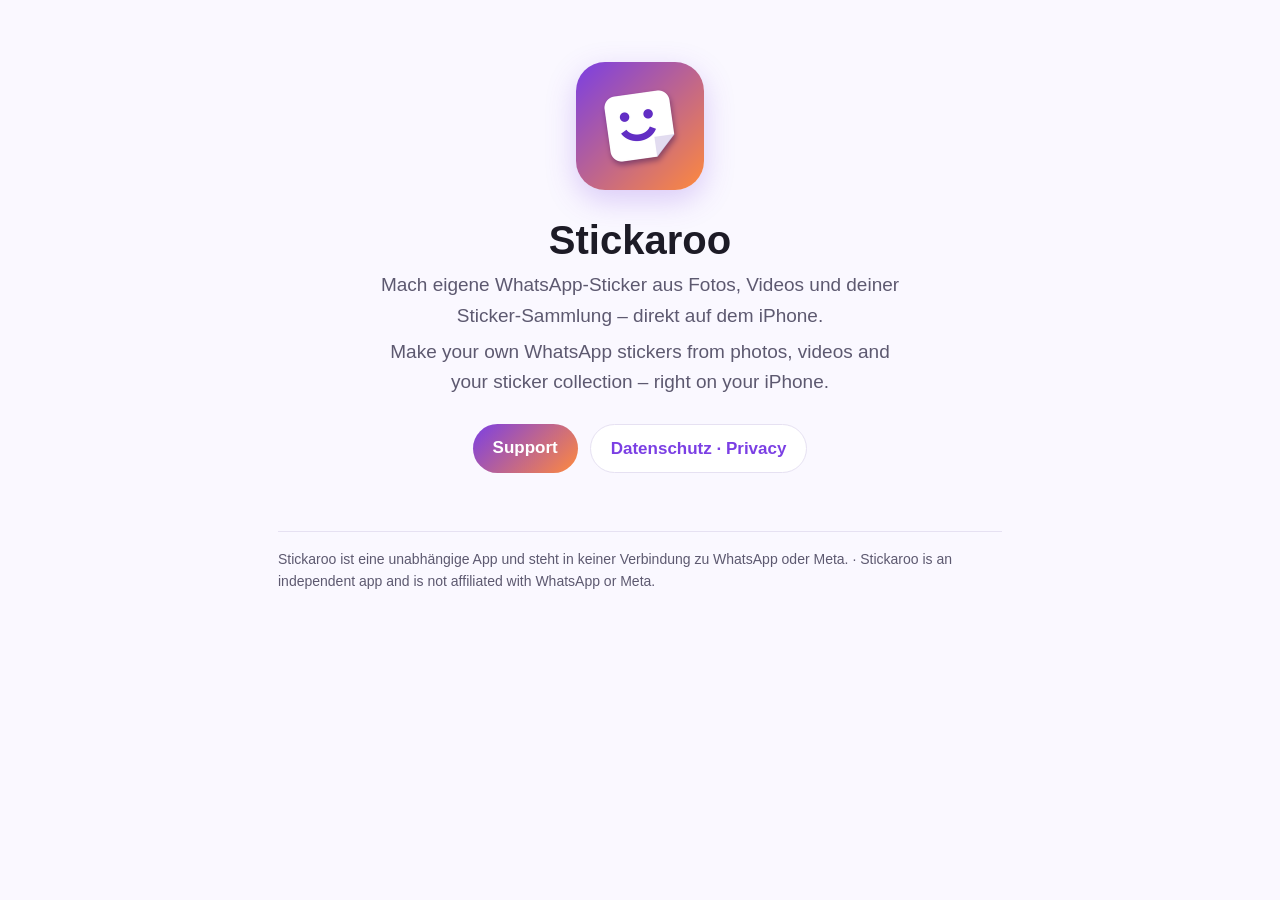
<file: index.html>
<!doctype html>
<html lang="de">
<head>
  <meta charset="utf-8">
  <meta name="viewport" content="width=device-width, initial-scale=1">
  <title>Stickaroo – Sticker für WhatsApp</title>
  <meta name="description" content="Stickaroo macht WhatsApp-Sticker aus Fotos, Videos und deiner Sticker-Sammlung – direkt auf dem iPhone.">
  <link rel="icon" href="icon.png">
  <link rel="stylesheet" href="style.css">
</head>
<body>
<main>
  <div class="hero">
    <img src="icon.png" alt="Stickaroo-App-Icon">
    <h1>Stickaroo</h1>
    <p>Mach eigene WhatsApp-Sticker aus Fotos, Videos und deiner Sticker-Sammlung – direkt auf dem iPhone.</p>
    <p lang="en">Make your own WhatsApp stickers from photos, videos and your sticker collection – right on your iPhone.</p>
    <div class="buttons">
      <a class="button" href="support.html">Support</a>
      <a class="button secondary" href="privacy.html">Datenschutz · Privacy</a>
    </div>
  </div>
  <footer>
    Stickaroo ist eine unabhängige App und steht in keiner Verbindung zu WhatsApp oder Meta.
    · Stickaroo is an independent app and is not affiliated with WhatsApp or Meta.
  </footer>
</main>
</body>
</html>
</file>
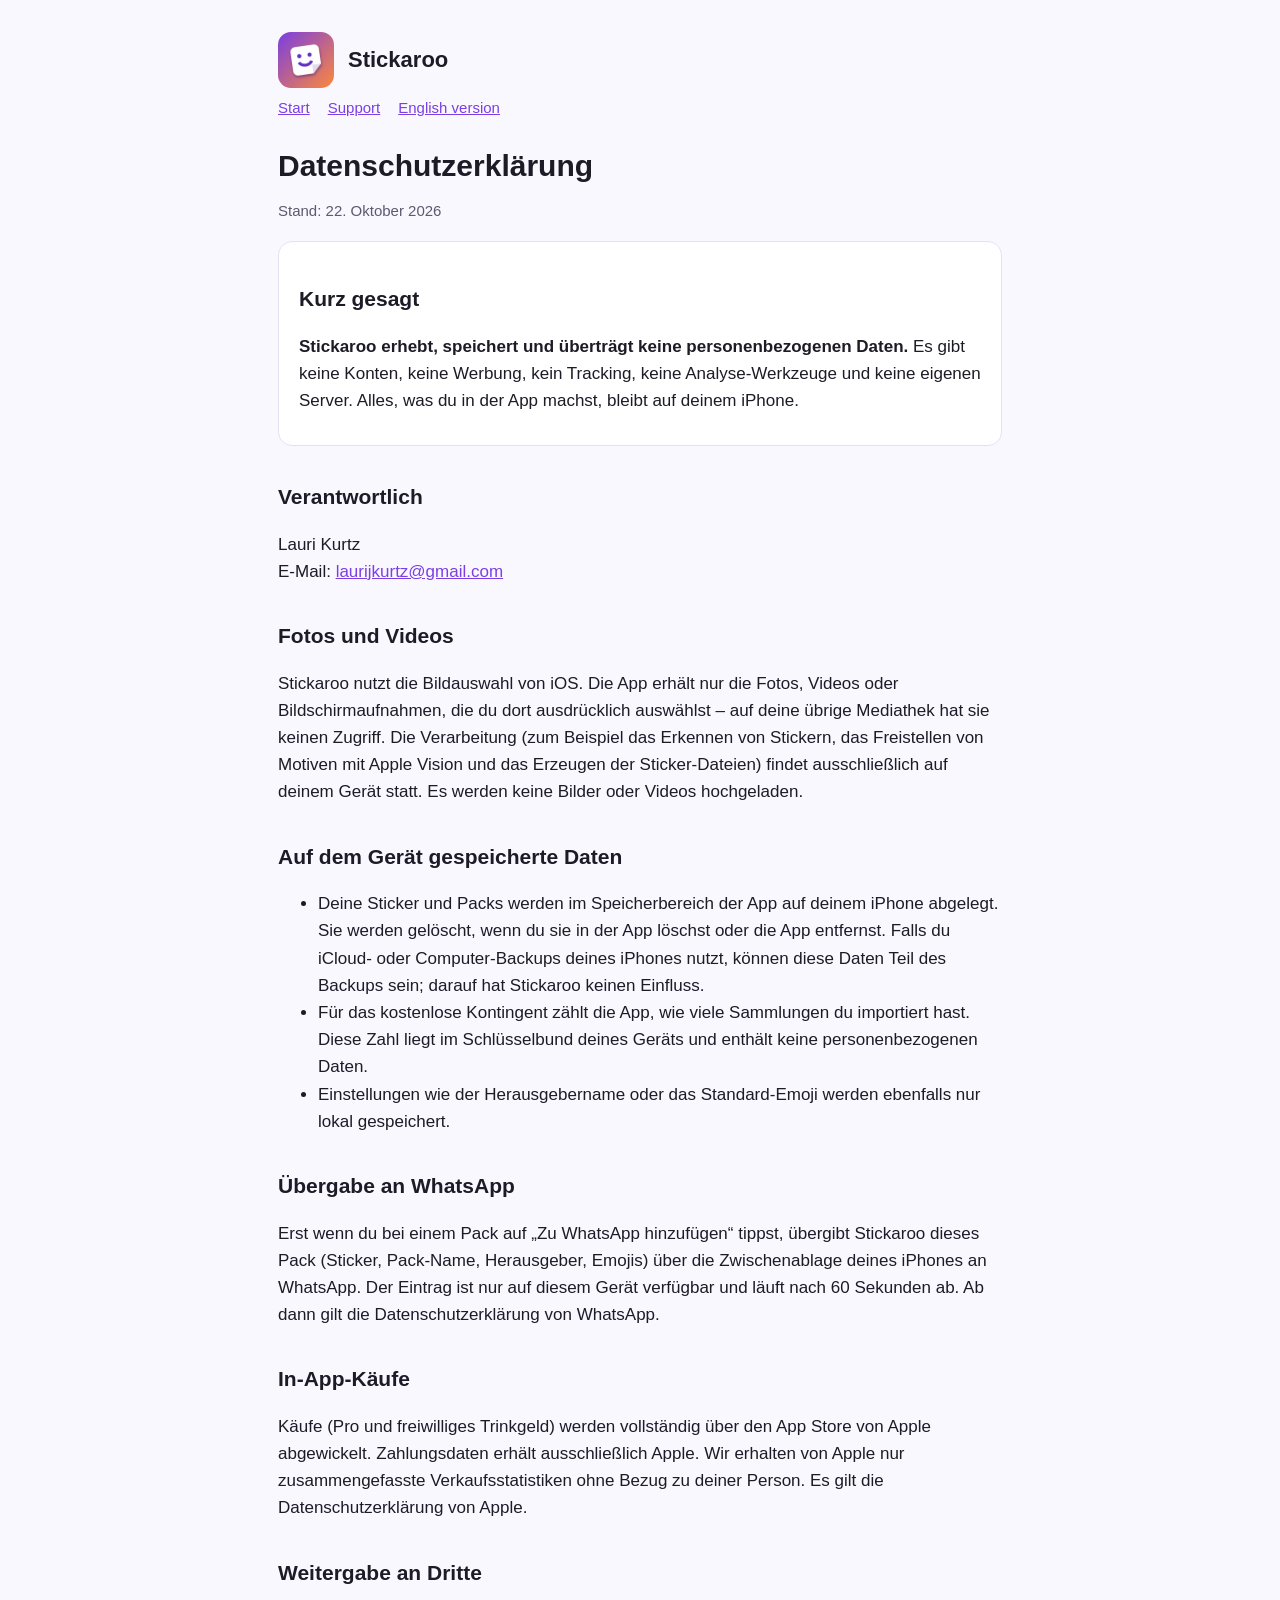
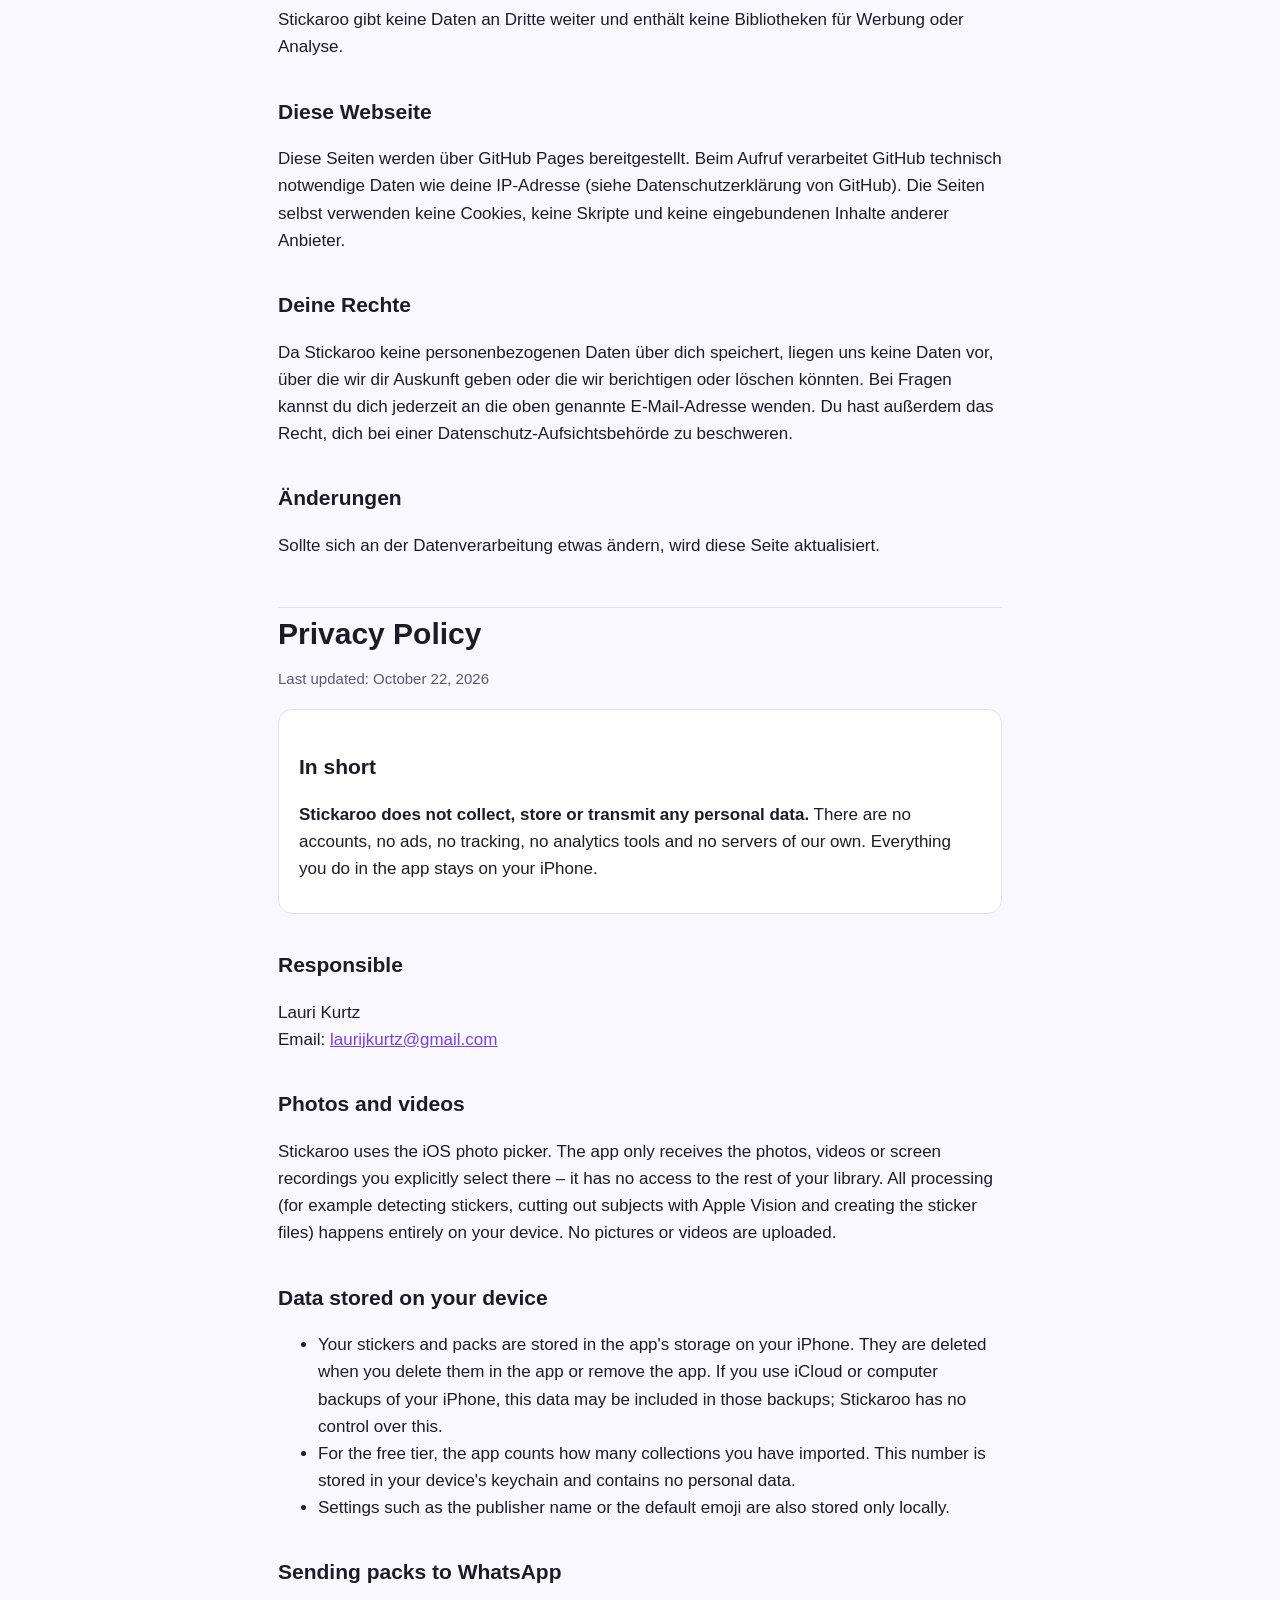
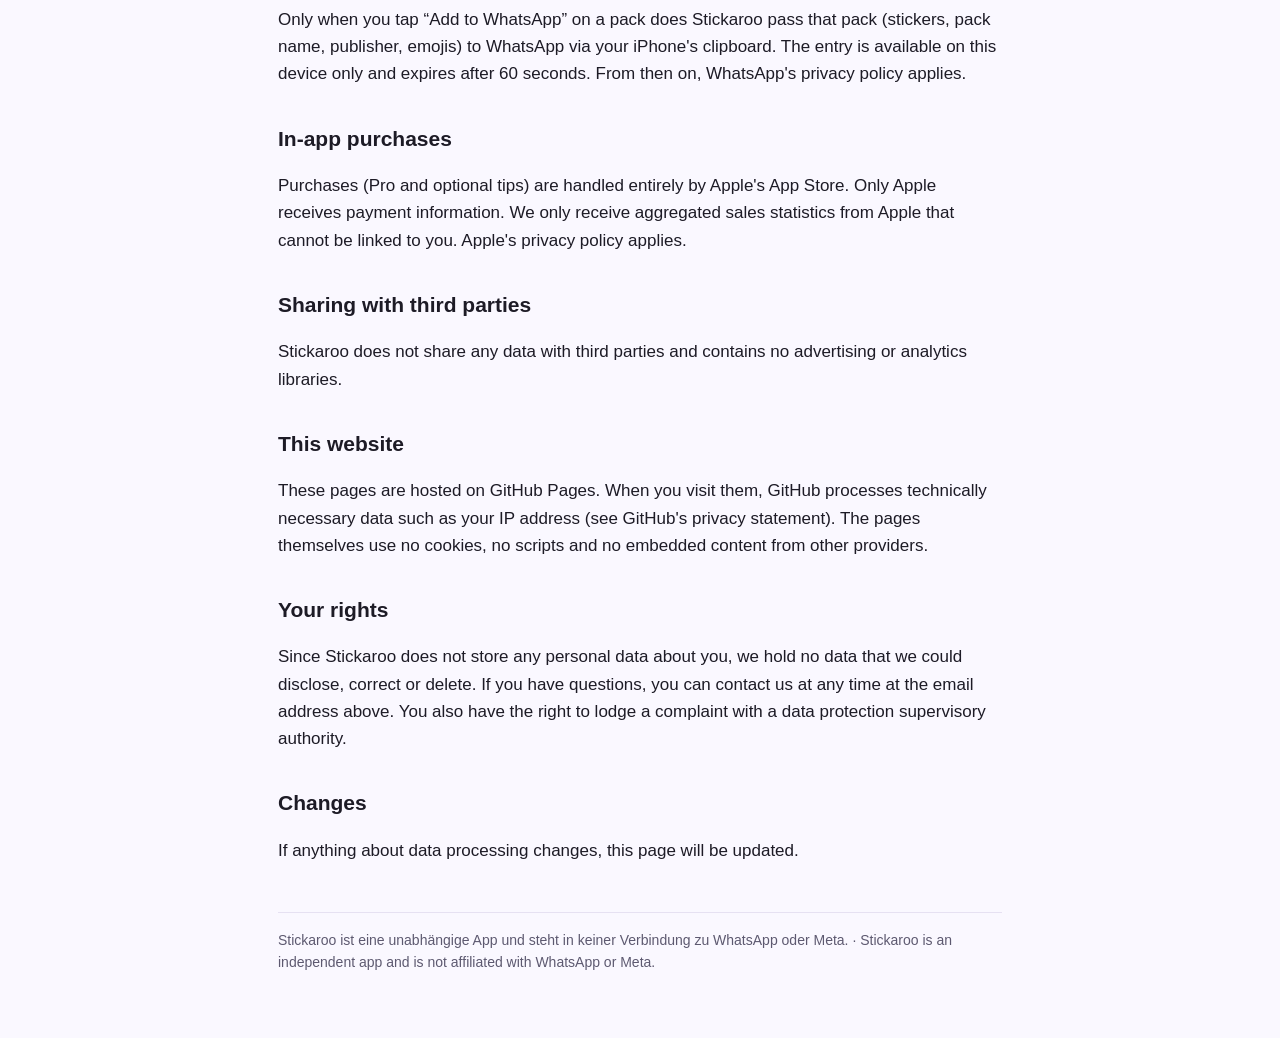
<file: privacy.html>
<!doctype html>
<html lang="de">
<head>
  <meta charset="utf-8">
  <meta name="viewport" content="width=device-width, initial-scale=1">
  <title>Datenschutz · Privacy – Stickaroo</title>
  <link rel="icon" href="icon.png">
  <link rel="stylesheet" href="style.css">
</head>
<body>
<main>
  <header><img src="icon.png" alt=""><a href="index.html">Stickaroo</a></header>
  <nav><a href="index.html">Start</a><a href="support.html">Support</a><a href="#english">English version</a></nav>

  <h1>Datenschutzerklärung</h1>
  <p class="muted">Stand: 22. Oktober 2026</p>

  <div class="card">
    <h2>Kurz gesagt</h2>
    <p><strong>Stickaroo erhebt, speichert und überträgt keine personenbezogenen Daten.</strong>
      Es gibt keine Konten, keine Werbung, kein Tracking, keine Analyse-Werkzeuge und keine eigenen Server.
      Alles, was du in der App machst, bleibt auf deinem iPhone.</p>
  </div>

  <h2>Verantwortlich</h2>
  <p>Lauri Kurtz<br>E-Mail: <a href="mailto:laurijkurtz@gmail.com">laurijkurtz@gmail.com</a></p>

  <h2>Fotos und Videos</h2>
  <p>Stickaroo nutzt die Bildauswahl von iOS. Die App erhält nur die Fotos, Videos oder Bildschirmaufnahmen,
    die du dort ausdrücklich auswählst – auf deine übrige Mediathek hat sie keinen Zugriff.
    Die Verarbeitung (zum Beispiel das Erkennen von Stickern, das Freistellen von Motiven mit Apple Vision
    und das Erzeugen der Sticker-Dateien) findet ausschließlich auf deinem Gerät statt.
    Es werden keine Bilder oder Videos hochgeladen.</p>

  <h2>Auf dem Gerät gespeicherte Daten</h2>
  <ul>
    <li>Deine Sticker und Packs werden im Speicherbereich der App auf deinem iPhone abgelegt.
      Sie werden gelöscht, wenn du sie in der App löschst oder die App entfernst.
      Falls du iCloud- oder Computer-Backups deines iPhones nutzt, können diese Daten Teil des Backups sein;
      darauf hat Stickaroo keinen Einfluss.</li>
    <li>Für das kostenlose Kontingent zählt die App, wie viele Sammlungen du importiert hast.
      Diese Zahl liegt im Schlüsselbund deines Geräts und enthält keine personenbezogenen Daten.</li>
    <li>Einstellungen wie der Herausgebername oder das Standard-Emoji werden ebenfalls nur lokal gespeichert.</li>
  </ul>

  <h2>Übergabe an WhatsApp</h2>
  <p>Erst wenn du bei einem Pack auf „Zu WhatsApp hinzufügen“ tippst, übergibt Stickaroo dieses Pack
    (Sticker, Pack-Name, Herausgeber, Emojis) über die Zwischenablage deines iPhones an WhatsApp.
    Der Eintrag ist nur auf diesem Gerät verfügbar und läuft nach 60 Sekunden ab.
    Ab dann gilt die Datenschutzerklärung von WhatsApp.</p>

  <h2>In-App-Käufe</h2>
  <p>Käufe (Pro und freiwilliges Trinkgeld) werden vollständig über den App Store von Apple abgewickelt.
    Zahlungsdaten erhält ausschließlich Apple. Wir erhalten von Apple nur zusammengefasste Verkaufsstatistiken
    ohne Bezug zu deiner Person. Es gilt die Datenschutzerklärung von Apple.</p>

  <h2>Weitergabe an Dritte</h2>
  <p>Stickaroo gibt keine Daten an Dritte weiter und enthält keine Bibliotheken für Werbung oder Analyse.</p>

  <h2>Diese Webseite</h2>
  <p>Diese Seiten werden über GitHub Pages bereitgestellt. Beim Aufruf verarbeitet GitHub technisch notwendige
    Daten wie deine IP-Adresse (siehe Datenschutzerklärung von GitHub). Die Seiten selbst verwenden keine Cookies,
    keine Skripte und keine eingebundenen Inhalte anderer Anbieter.</p>

  <h2>Deine Rechte</h2>
  <p>Da Stickaroo keine personenbezogenen Daten über dich speichert, liegen uns keine Daten vor, über die wir dir
    Auskunft geben oder die wir berichtigen oder löschen könnten. Bei Fragen kannst du dich jederzeit an die oben genannte
    E-Mail-Adresse wenden. Du hast außerdem das Recht, dich bei einer Datenschutz-Aufsichtsbehörde zu beschweren.</p>

  <h2>Änderungen</h2>
  <p>Sollte sich an der Datenverarbeitung etwas ändern, wird diese Seite aktualisiert.</p>

  <hr id="english">
  <div lang="en">
    <h1>Privacy Policy</h1>
    <p class="muted">Last updated: October 22, 2026</p>

    <div class="card">
      <h2>In short</h2>
      <p><strong>Stickaroo does not collect, store or transmit any personal data.</strong>
        There are no accounts, no ads, no tracking, no analytics tools and no servers of our own.
        Everything you do in the app stays on your iPhone.</p>
    </div>

    <h2>Responsible</h2>
    <p>Lauri Kurtz<br>Email: <a href="mailto:laurijkurtz@gmail.com">laurijkurtz@gmail.com</a></p>

    <h2>Photos and videos</h2>
    <p>Stickaroo uses the iOS photo picker. The app only receives the photos, videos or screen recordings you
      explicitly select there – it has no access to the rest of your library. All processing (for example detecting
      stickers, cutting out subjects with Apple Vision and creating the sticker files) happens entirely on your device.
      No pictures or videos are uploaded.</p>

    <h2>Data stored on your device</h2>
    <ul>
      <li>Your stickers and packs are stored in the app's storage on your iPhone. They are deleted when you delete them
        in the app or remove the app. If you use iCloud or computer backups of your iPhone, this data may be included
        in those backups; Stickaroo has no control over this.</li>
      <li>For the free tier, the app counts how many collections you have imported. This number is stored in your
        device's keychain and contains no personal data.</li>
      <li>Settings such as the publisher name or the default emoji are also stored only locally.</li>
    </ul>

    <h2>Sending packs to WhatsApp</h2>
    <p>Only when you tap “Add to WhatsApp” on a pack does Stickaroo pass that pack (stickers, pack name, publisher,
      emojis) to WhatsApp via your iPhone's clipboard. The entry is available on this device only and expires after
      60 seconds. From then on, WhatsApp's privacy policy applies.</p>

    <h2>In-app purchases</h2>
    <p>Purchases (Pro and optional tips) are handled entirely by Apple's App Store. Only Apple receives payment
      information. We only receive aggregated sales statistics from Apple that cannot be linked to you.
      Apple's privacy policy applies.</p>

    <h2>Sharing with third parties</h2>
    <p>Stickaroo does not share any data with third parties and contains no advertising or analytics libraries.</p>

    <h2>This website</h2>
    <p>These pages are hosted on GitHub Pages. When you visit them, GitHub processes technically necessary data such as
      your IP address (see GitHub's privacy statement). The pages themselves use no cookies, no scripts and no embedded
      content from other providers.</p>

    <h2>Your rights</h2>
    <p>Since Stickaroo does not store any personal data about you, we hold no data that we could disclose, correct or
      delete. If you have questions, you can contact us at any time at the email address above. You also have the right
      to lodge a complaint with a data protection supervisory authority.</p>

    <h2>Changes</h2>
    <p>If anything about data processing changes, this page will be updated.</p>
  </div>

  <footer>Stickaroo ist eine unabhängige App und steht in keiner Verbindung zu WhatsApp oder Meta.
    · Stickaroo is an independent app and is not affiliated with WhatsApp or Meta.</footer>
</main>
</body>
</html>
</file>
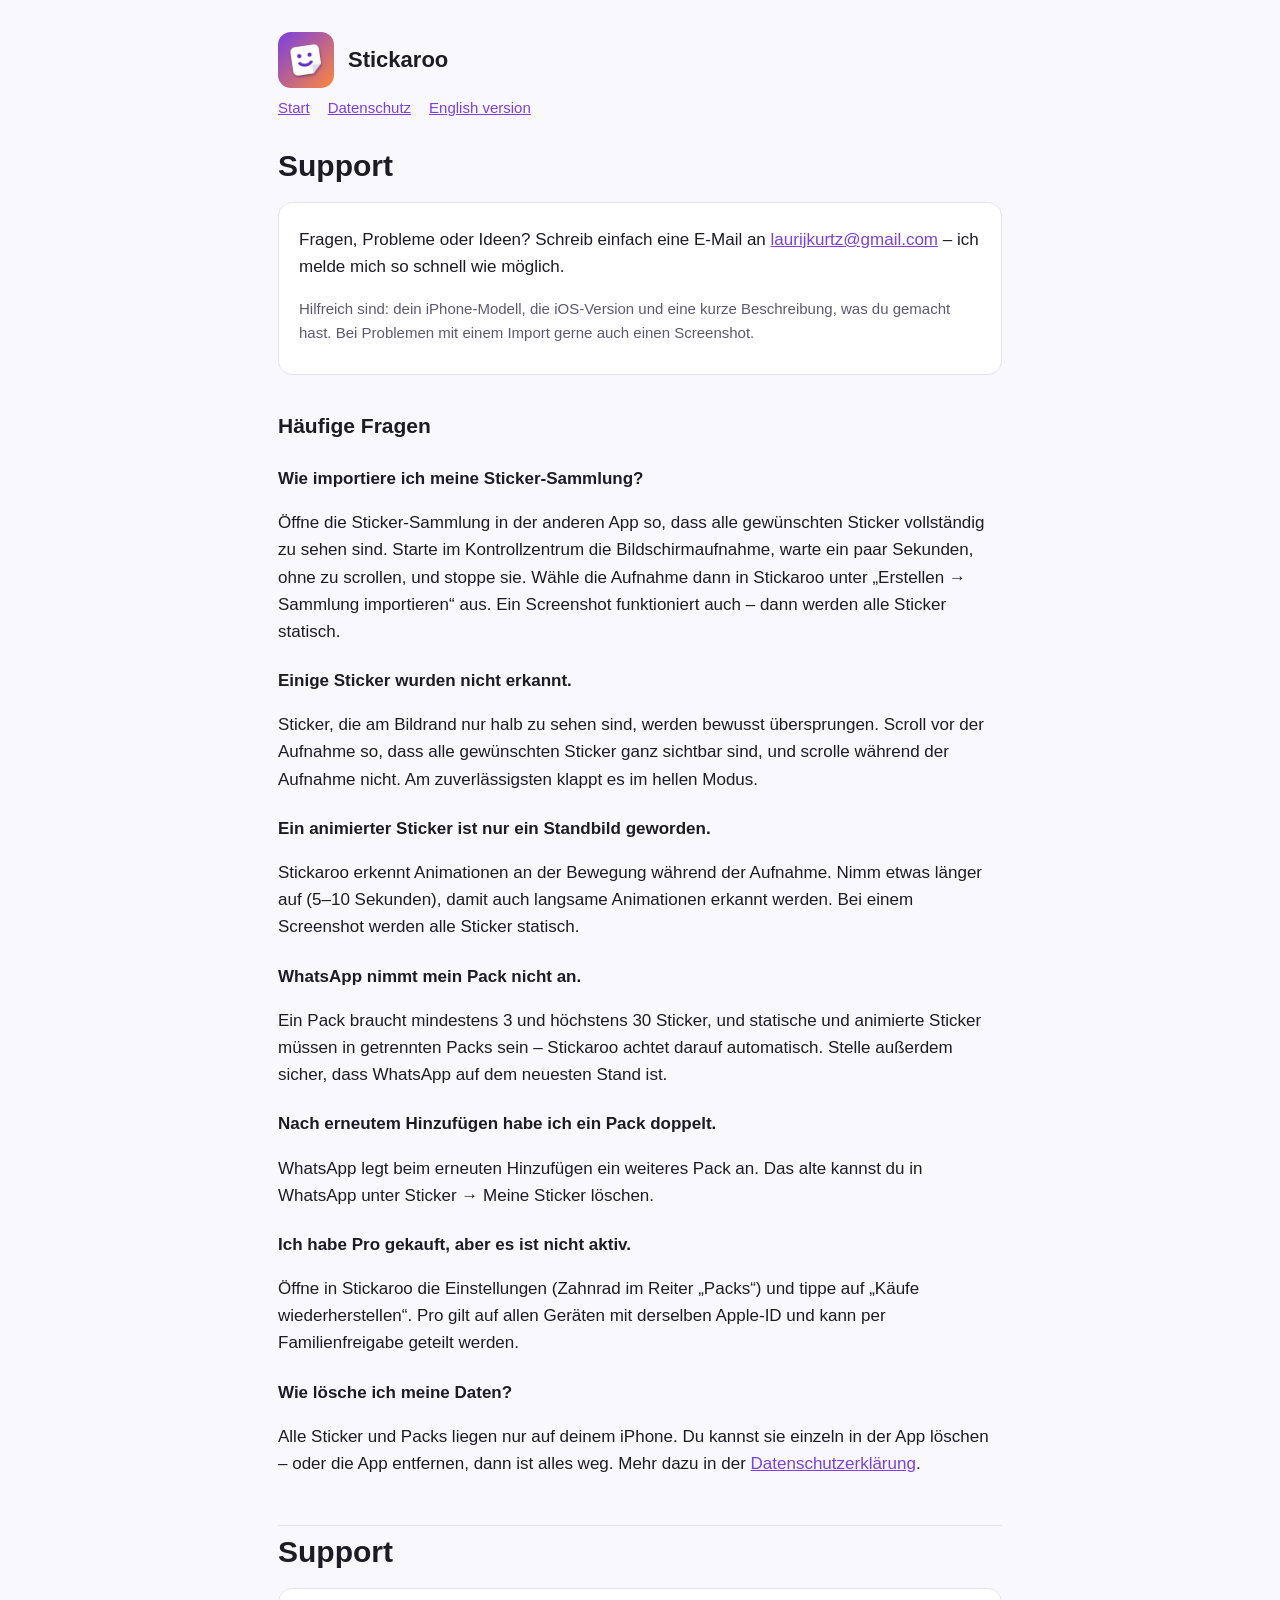
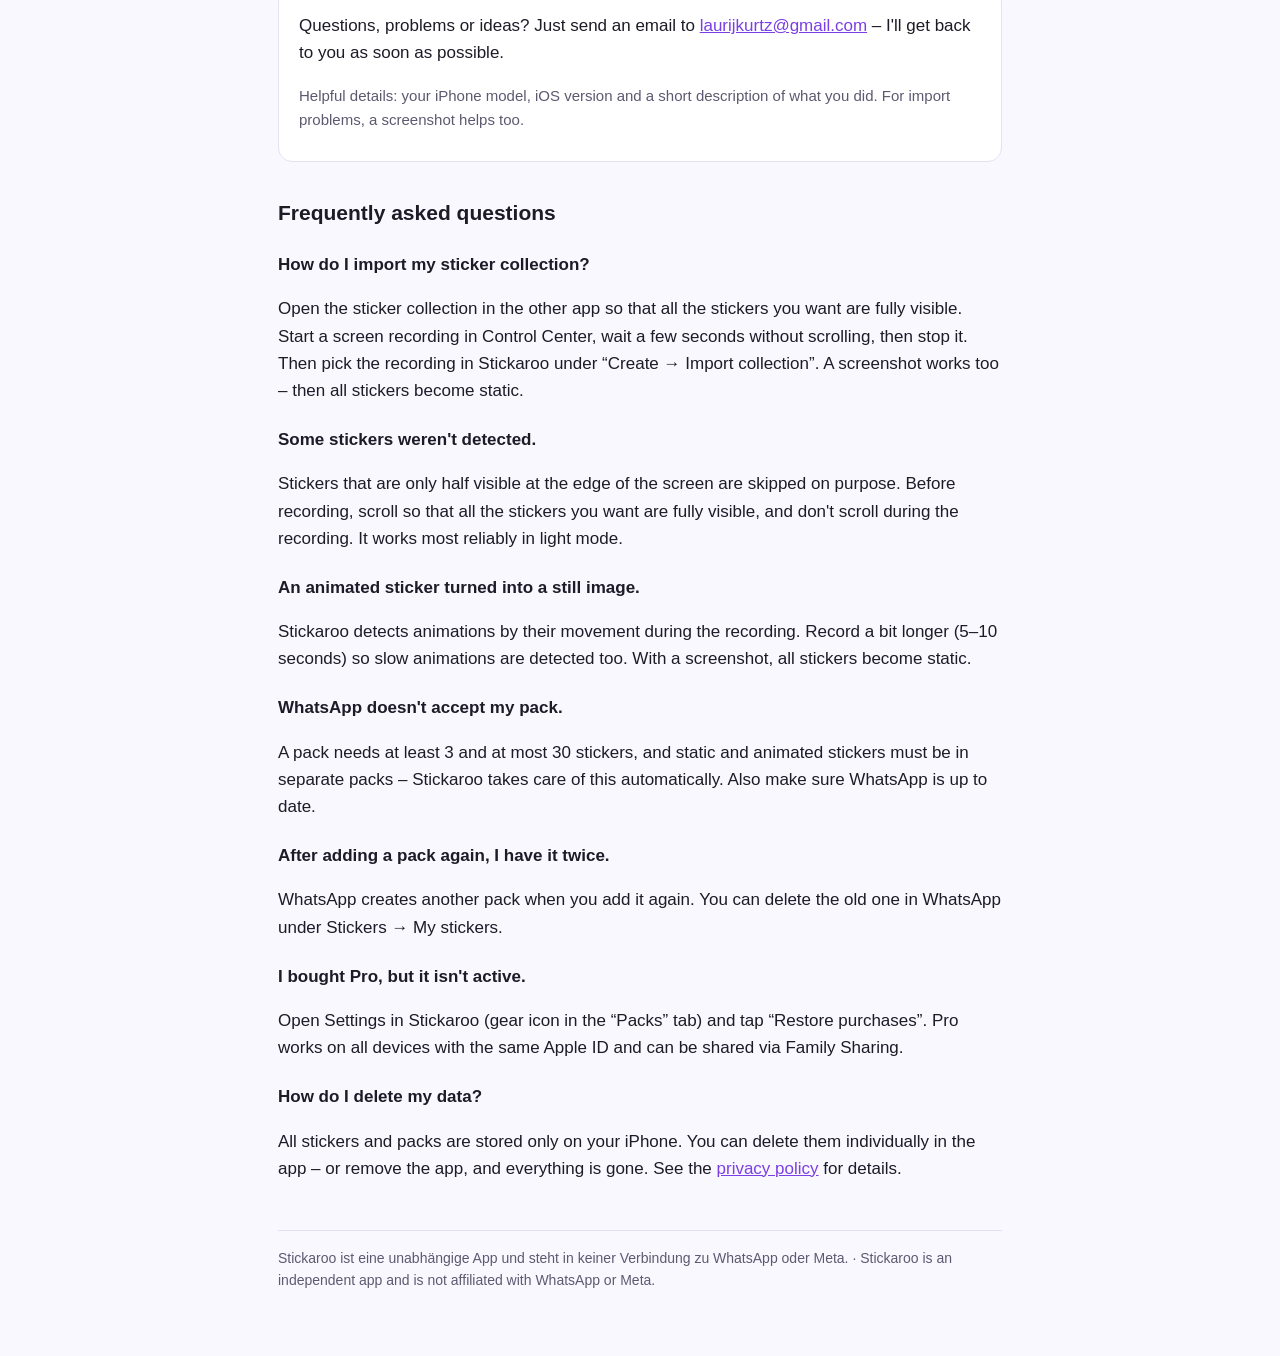
<file: support.html>
<!doctype html>
<html lang="de">
<head>
  <meta charset="utf-8">
  <meta name="viewport" content="width=device-width, initial-scale=1">
  <title>Support – Stickaroo</title>
  <link rel="icon" href="icon.png">
  <link rel="stylesheet" href="style.css">
</head>
<body>
<main>
  <header><img src="icon.png" alt=""><a href="index.html">Stickaroo</a></header>
  <nav><a href="index.html">Start</a><a href="privacy.html">Datenschutz</a><a href="#english">English version</a></nav>

  <h1>Support</h1>
  <div class="card">
    <p>Fragen, Probleme oder Ideen? Schreib einfach eine E-Mail an
      <a href="mailto:laurijkurtz@gmail.com">laurijkurtz@gmail.com</a> – ich melde mich so schnell wie möglich.</p>
    <p class="muted">Hilfreich sind: dein iPhone-Modell, die iOS-Version und eine kurze Beschreibung,
      was du gemacht hast. Bei Problemen mit einem Import gerne auch einen Screenshot.</p>
  </div>

  <h2>Häufige Fragen</h2>

  <h3>Wie importiere ich meine Sticker-Sammlung?</h3>
  <p>Öffne die Sticker-Sammlung in der anderen App so, dass alle gewünschten Sticker vollständig zu sehen sind.
    Starte im Kontrollzentrum die Bildschirmaufnahme, warte ein paar Sekunden, ohne zu scrollen, und stoppe sie.
    Wähle die Aufnahme dann in Stickaroo unter „Erstellen → Sammlung importieren“ aus.
    Ein Screenshot funktioniert auch – dann werden alle Sticker statisch.</p>

  <h3>Einige Sticker wurden nicht erkannt.</h3>
  <p>Sticker, die am Bildrand nur halb zu sehen sind, werden bewusst übersprungen. Scroll vor der Aufnahme so,
    dass alle gewünschten Sticker ganz sichtbar sind, und scrolle während der Aufnahme nicht.
    Am zuverlässigsten klappt es im hellen Modus.</p>

  <h3>Ein animierter Sticker ist nur ein Standbild geworden.</h3>
  <p>Stickaroo erkennt Animationen an der Bewegung während der Aufnahme. Nimm etwas länger auf (5–10 Sekunden),
    damit auch langsame Animationen erkannt werden. Bei einem Screenshot werden alle Sticker statisch.</p>

  <h3>WhatsApp nimmt mein Pack nicht an.</h3>
  <p>Ein Pack braucht mindestens 3 und höchstens 30 Sticker, und statische und animierte Sticker müssen in getrennten
    Packs sein – Stickaroo achtet darauf automatisch. Stelle außerdem sicher, dass WhatsApp auf dem neuesten Stand ist.</p>

  <h3>Nach erneutem Hinzufügen habe ich ein Pack doppelt.</h3>
  <p>WhatsApp legt beim erneuten Hinzufügen ein weiteres Pack an. Das alte kannst du in WhatsApp unter
    Sticker → Meine Sticker löschen.</p>

  <h3>Ich habe Pro gekauft, aber es ist nicht aktiv.</h3>
  <p>Öffne in Stickaroo die Einstellungen (Zahnrad im Reiter „Packs“) und tippe auf „Käufe wiederherstellen“.
    Pro gilt auf allen Geräten mit derselben Apple-ID und kann per Familienfreigabe geteilt werden.</p>

  <h3>Wie lösche ich meine Daten?</h3>
  <p>Alle Sticker und Packs liegen nur auf deinem iPhone. Du kannst sie einzeln in der App löschen –
    oder die App entfernen, dann ist alles weg. Mehr dazu in der <a href="privacy.html">Datenschutzerklärung</a>.</p>

  <hr id="english">
  <div lang="en">
    <h1>Support</h1>
    <div class="card">
      <p>Questions, problems or ideas? Just send an email to <a href="mailto:laurijkurtz@gmail.com">laurijkurtz@gmail.com</a> –
        I'll get back to you as soon as possible.</p>
      <p class="muted">Helpful details: your iPhone model, iOS version and a short description of what you did.
        For import problems, a screenshot helps too.</p>
    </div>

    <h2>Frequently asked questions</h2>

    <h3>How do I import my sticker collection?</h3>
    <p>Open the sticker collection in the other app so that all the stickers you want are fully visible.
      Start a screen recording in Control Center, wait a few seconds without scrolling, then stop it.
      Then pick the recording in Stickaroo under “Create → Import collection”.
      A screenshot works too – then all stickers become static.</p>

    <h3>Some stickers weren't detected.</h3>
    <p>Stickers that are only half visible at the edge of the screen are skipped on purpose. Before recording,
      scroll so that all the stickers you want are fully visible, and don't scroll during the recording.
      It works most reliably in light mode.</p>

    <h3>An animated sticker turned into a still image.</h3>
    <p>Stickaroo detects animations by their movement during the recording. Record a bit longer (5–10 seconds)
      so slow animations are detected too. With a screenshot, all stickers become static.</p>

    <h3>WhatsApp doesn't accept my pack.</h3>
    <p>A pack needs at least 3 and at most 30 stickers, and static and animated stickers must be in separate packs –
      Stickaroo takes care of this automatically. Also make sure WhatsApp is up to date.</p>

    <h3>After adding a pack again, I have it twice.</h3>
    <p>WhatsApp creates another pack when you add it again. You can delete the old one in WhatsApp under
      Stickers → My stickers.</p>

    <h3>I bought Pro, but it isn't active.</h3>
    <p>Open Settings in Stickaroo (gear icon in the “Packs” tab) and tap “Restore purchases”. Pro works on all devices
      with the same Apple ID and can be shared via Family Sharing.</p>

    <h3>How do I delete my data?</h3>
    <p>All stickers and packs are stored only on your iPhone. You can delete them individually in the app –
      or remove the app, and everything is gone. See the <a href="privacy.html">privacy policy</a> for details.</p>
  </div>

  <footer>Stickaroo ist eine unabhängige App und steht in keiner Verbindung zu WhatsApp oder Meta.
    · Stickaroo is an independent app and is not affiliated with WhatsApp or Meta.</footer>
</main>
</body>
</html>
</file>
<file: style.css>
/* Stickaroo – schlichte Seiten ohne externe Schriften, Skripte oder Cookies */
:root {
  --bg: #faf8ff;
  --card: #ffffff;
  --text: #1d1b26;
  --muted: #5d5970;
  --accent: #7b3fe4;
  --accent2: #ff8a3d;
  --line: #e6e1f2;
}
@media (prefers-color-scheme: dark) {
  :root {
    --bg: #14121b;
    --card: #1e1b28;
    --text: #f1eef8;
    --muted: #aaa4bd;
    --accent: #a77bff;
    --accent2: #ffa266;
    --line: #2e2a3b;
  }
}
* { box-sizing: border-box; }
body {
  margin: 0;
  background: var(--bg);
  color: var(--text);
  font: 17px/1.6 -apple-system, BlinkMacSystemFont, "Segoe UI", Roboto, Helvetica, Arial, sans-serif;
}
main { max-width: 760px; margin: 0 auto; padding: 32px 18px 64px; }
header { display: flex; align-items: center; gap: 14px; margin-bottom: 8px; }
header img { width: 56px; height: 56px; border-radius: 13px; }
header a { color: inherit; text-decoration: none; font-weight: 700; font-size: 22px; }
nav { display: flex; flex-wrap: wrap; gap: 6px 18px; margin: 4px 0 28px; font-size: 15px; }
a { color: var(--accent); }
h1 { font-size: 30px; line-height: 1.2; margin: 8px 0 6px; }
h2 { font-size: 21px; margin: 34px 0 6px; }
h3 { font-size: 17px; margin: 22px 0 4px; }
p, li { color: var(--text); }
.muted { color: var(--muted); font-size: 15px; }
.card {
  background: var(--card);
  border: 1px solid var(--line);
  border-radius: 14px;
  padding: 6px 20px 14px;
  margin: 18px 0;
}
.lang { font-size: 15px; margin-bottom: 18px; }
.hero { text-align: center; padding: 30px 0 10px; }
.hero img { width: 128px; height: 128px; border-radius: 29px; box-shadow: 0 10px 30px rgba(123, 63, 228, .25); }
.hero h1 { font-size: 40px; margin-top: 18px; }
.hero p { font-size: 19px; color: var(--muted); max-width: 520px; margin: 6px auto 0; }
.buttons { display: flex; justify-content: center; flex-wrap: wrap; gap: 12px; margin-top: 26px; }
.button {
  display: inline-block; padding: 10px 20px; border-radius: 999px;
  background: linear-gradient(135deg, var(--accent), var(--accent2));
  color: #fff; text-decoration: none; font-weight: 600;
}
.button.secondary { background: var(--card); color: var(--accent); border: 1px solid var(--line); }
footer { margin-top: 48px; padding-top: 16px; border-top: 1px solid var(--line); font-size: 14px; color: var(--muted); }
hr { border: 0; border-top: 1px solid var(--line); margin: 48px 0 8px; }
</file>
